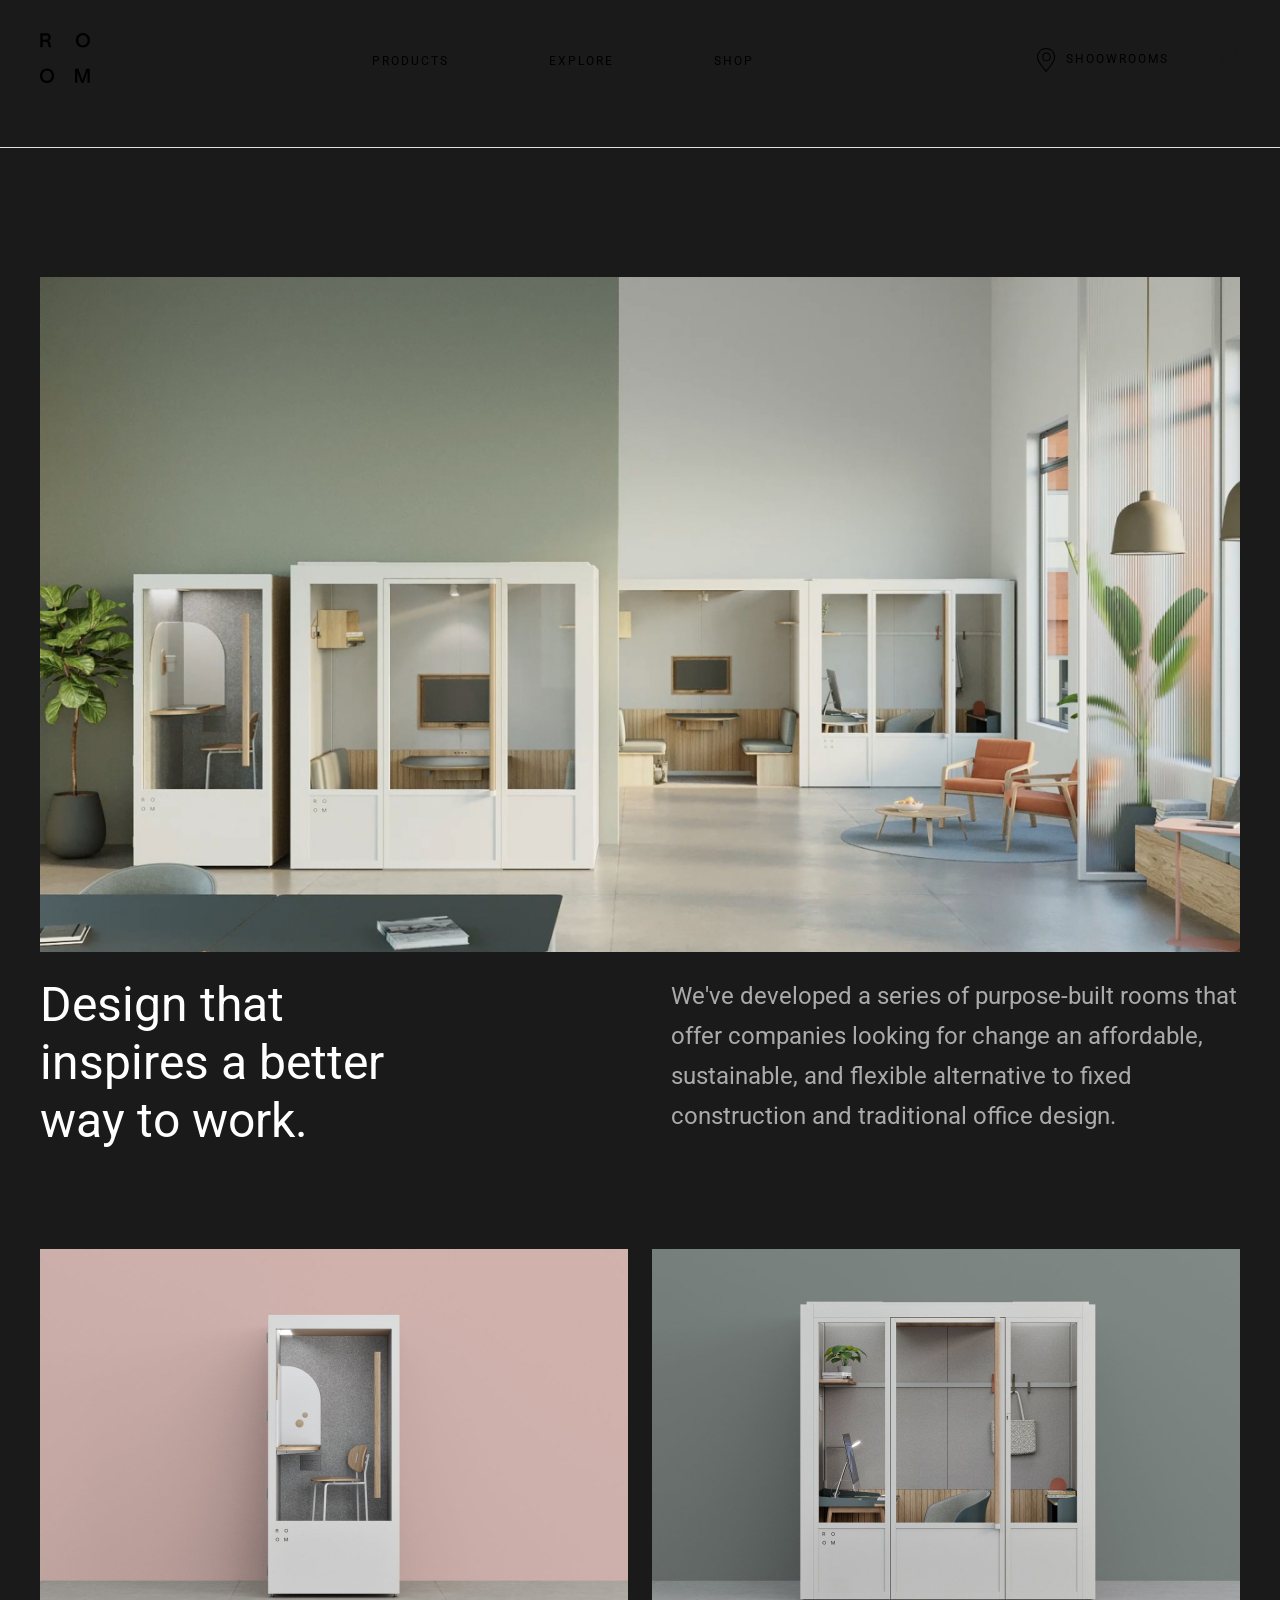
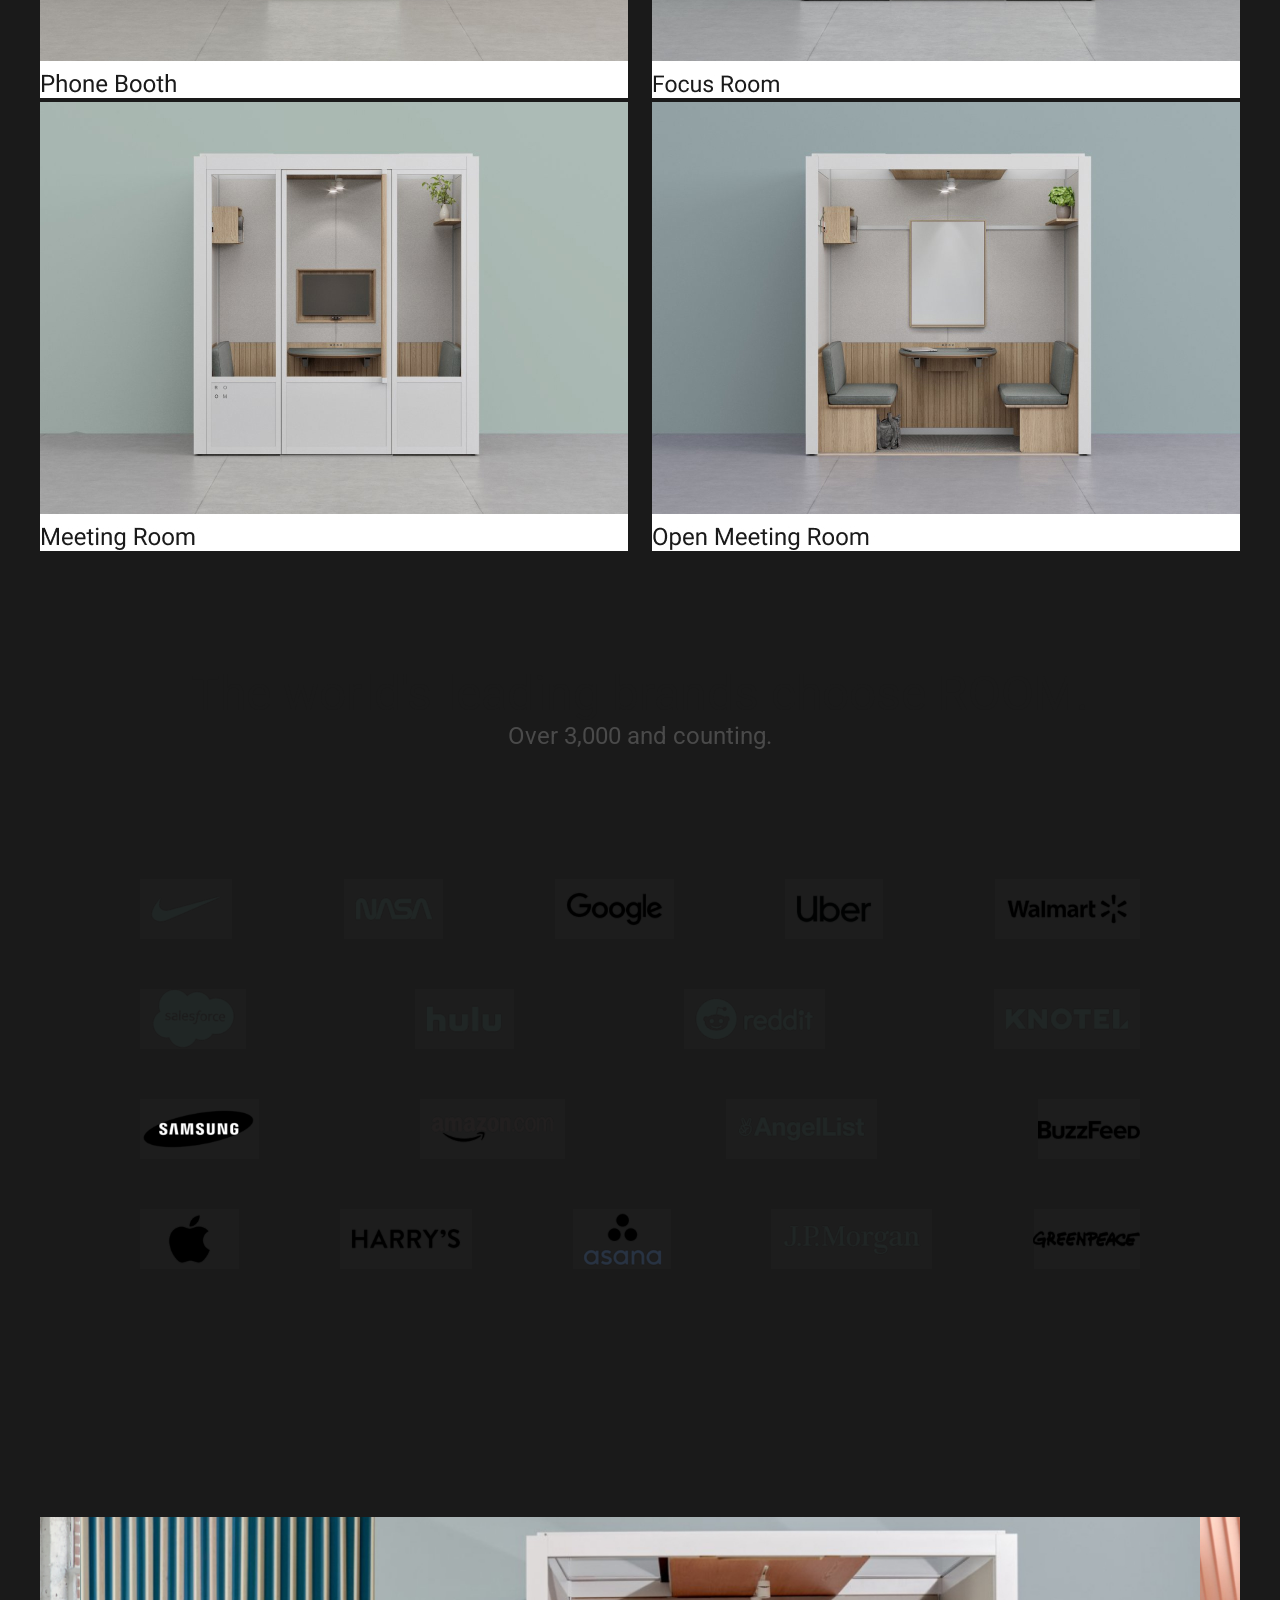
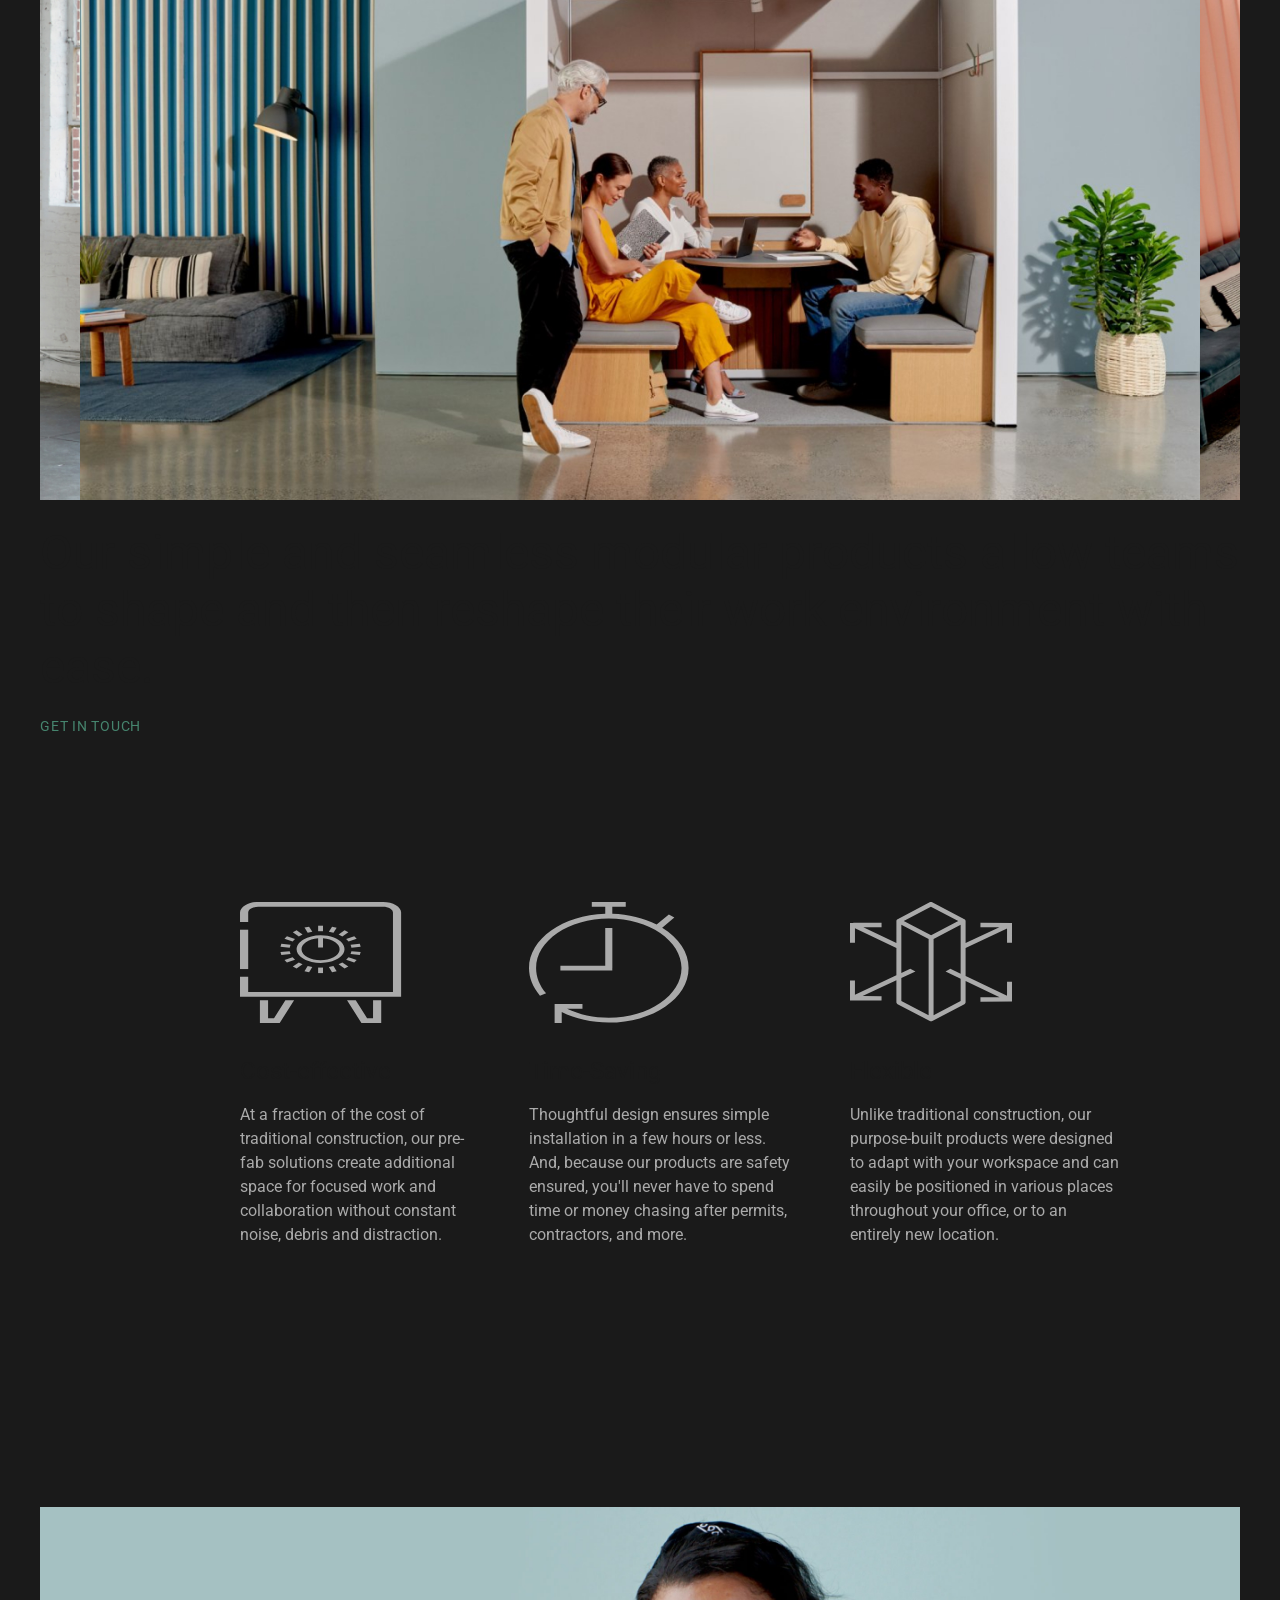
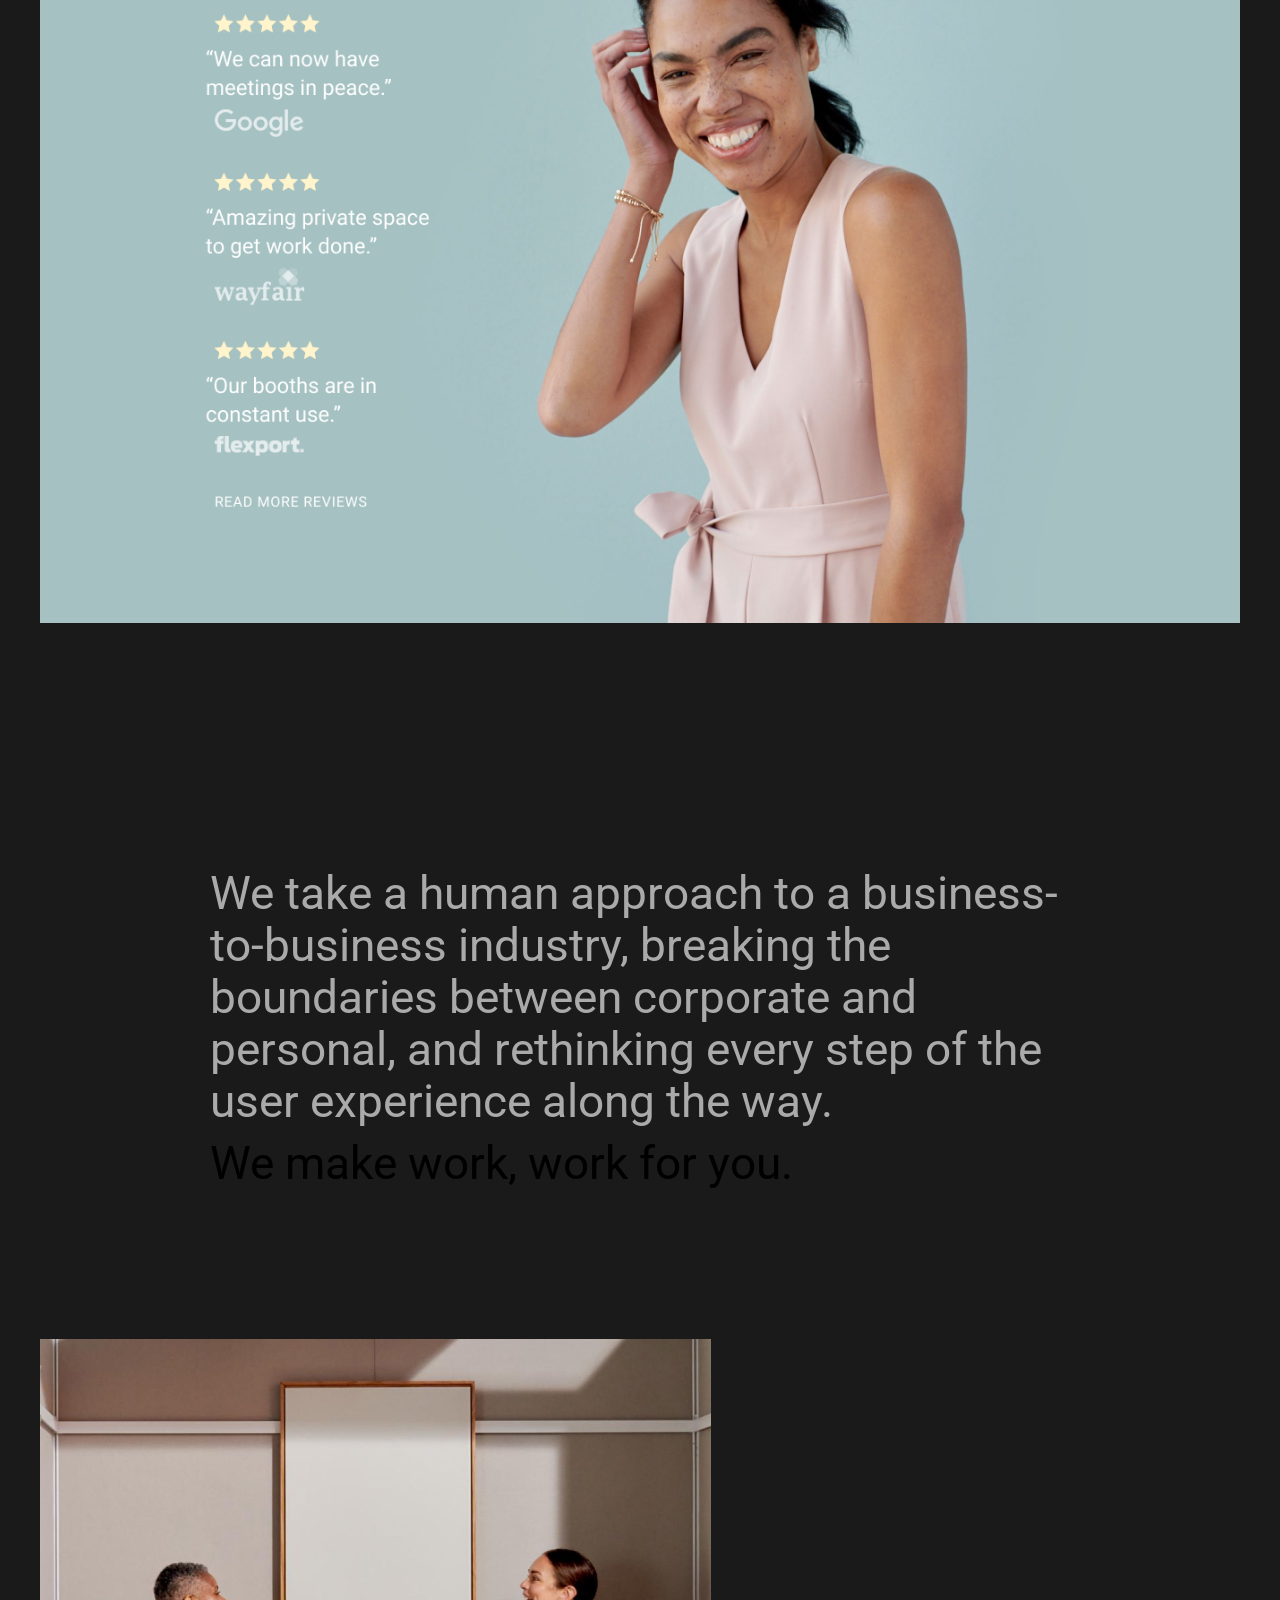
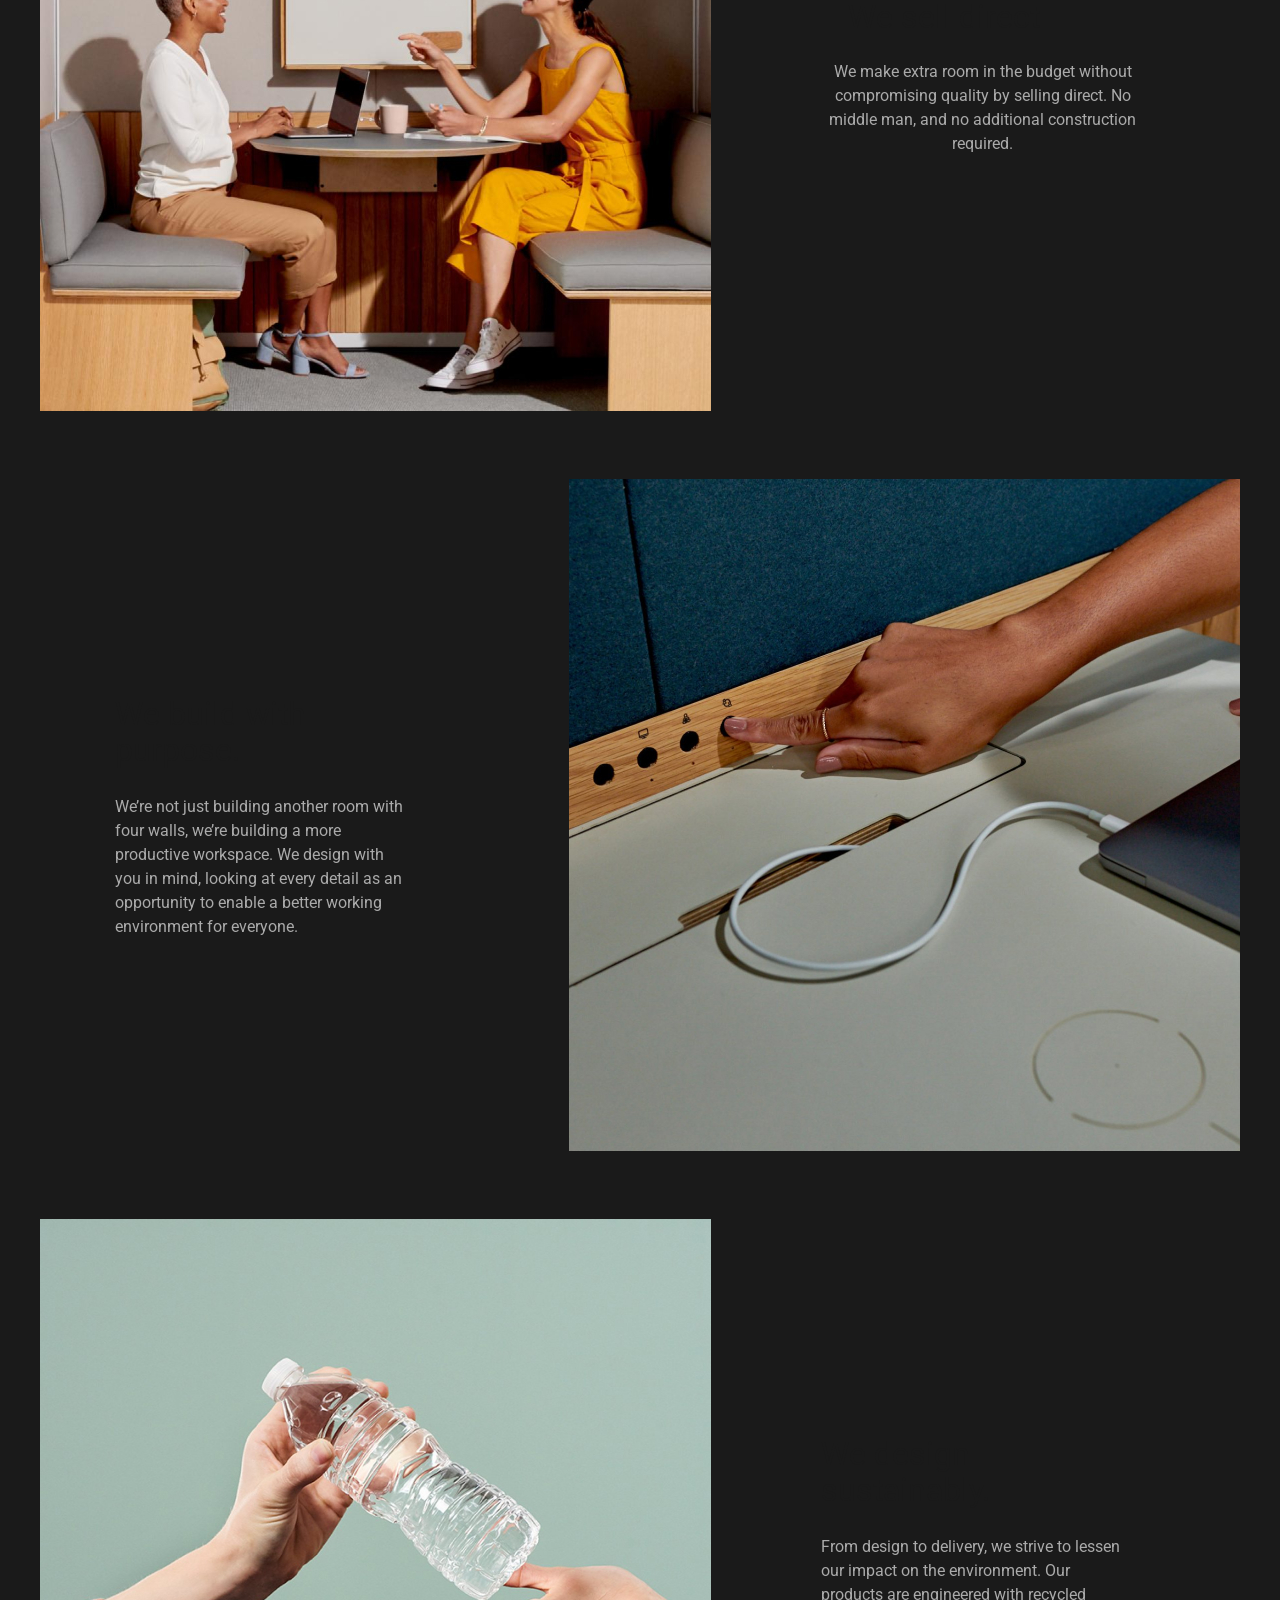
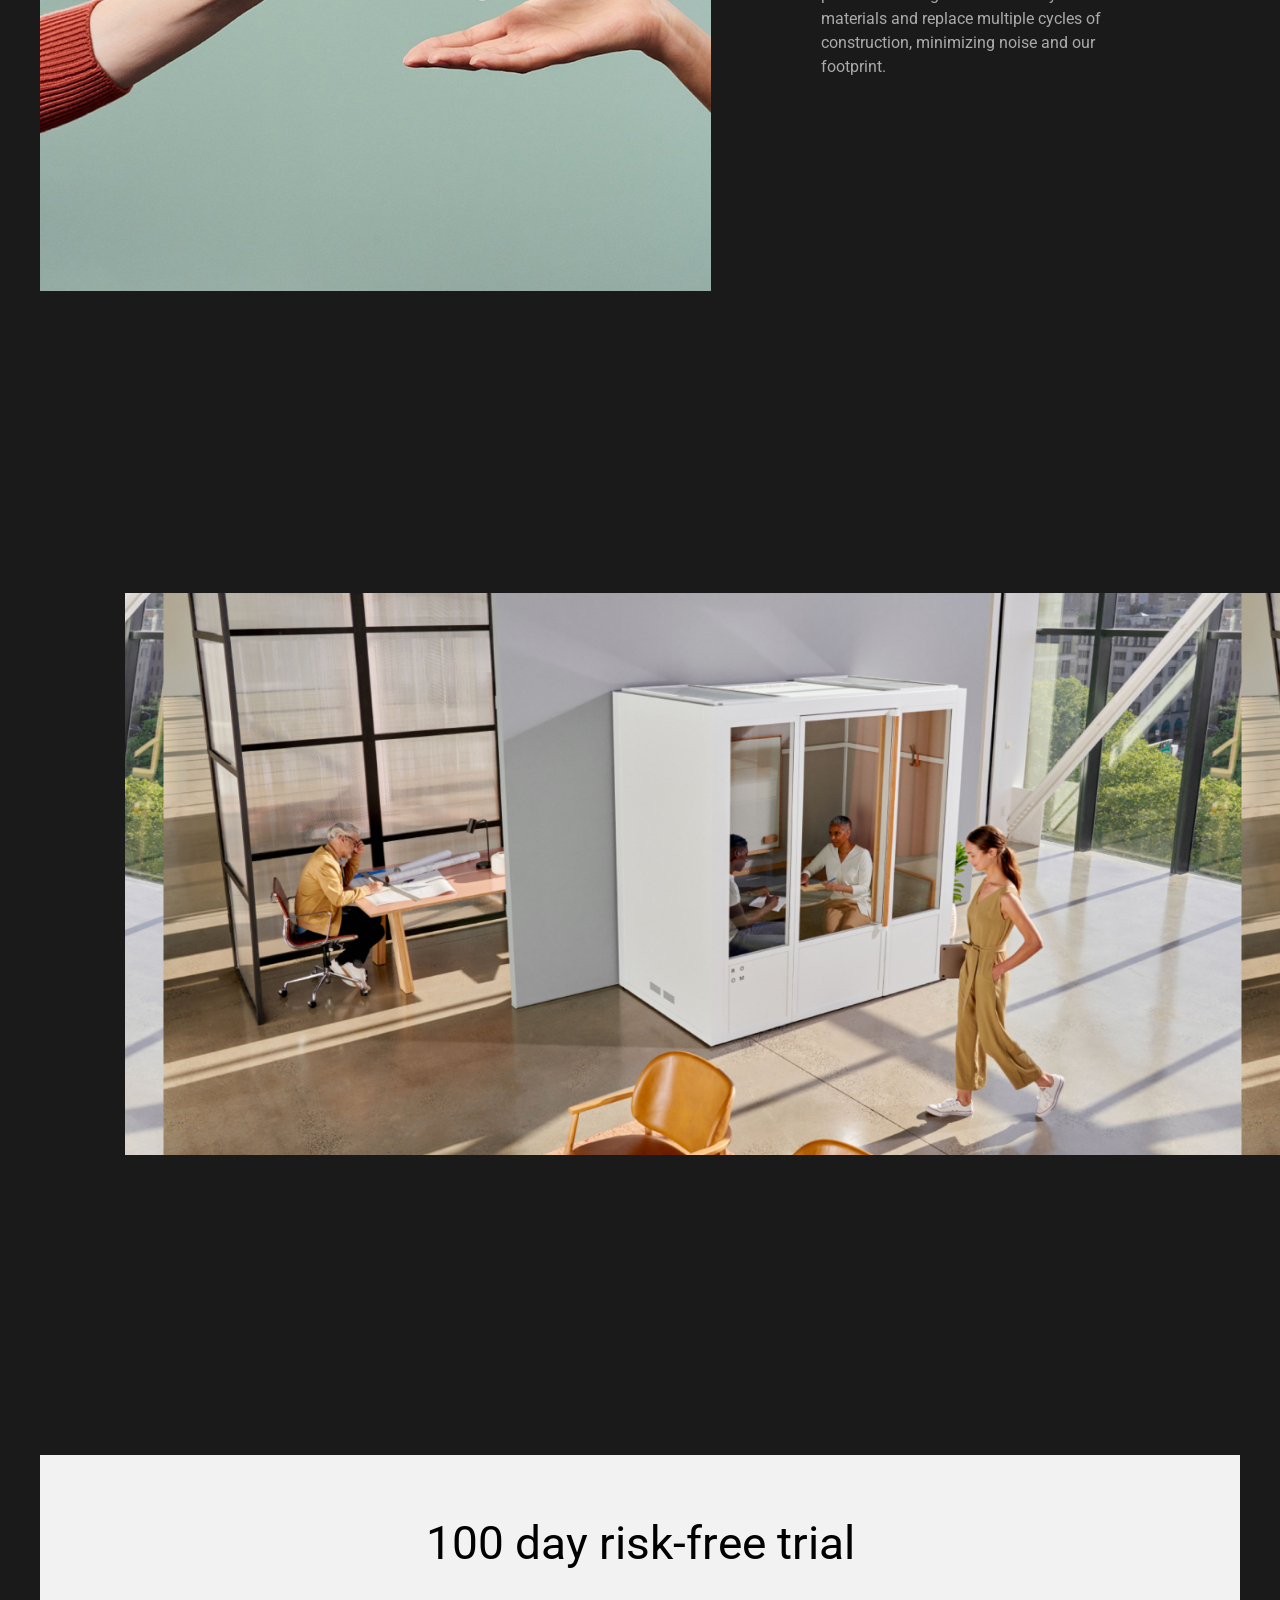
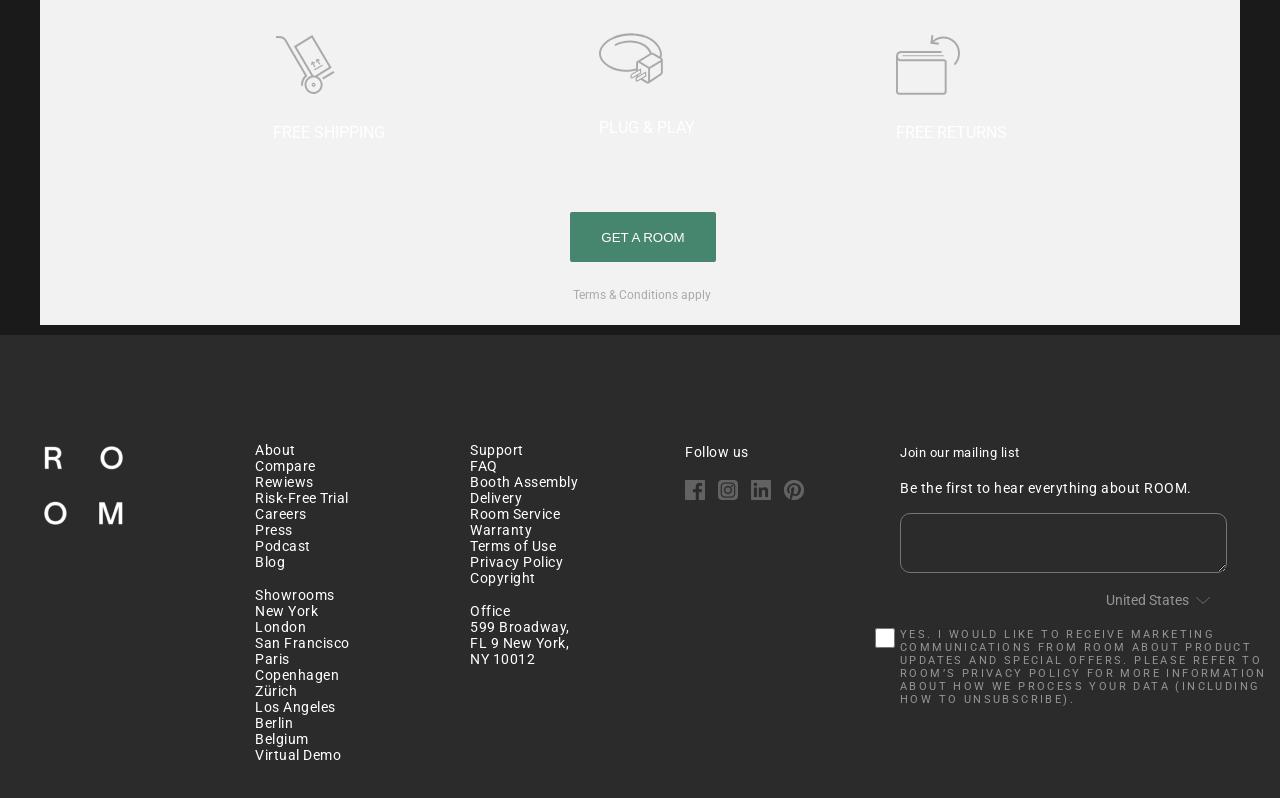
<file: index.html>
<!DOCTYPE html>
<html lang="en">
<head>
  
    <meta charset="UTF-8">
    <meta name="viewport" content="width=device-width, initial-scale=1.0">
    <title>PRACTIC</title>
    <link rel="preconnect" href="https://fonts.googleapis.com">
<link rel="preconnect" href="https://fonts.gstatic.com" crossorigin>
<link href="https://fonts.googleapis.com/css2?family=Roboto:ital,wght@0,100;0,300;0,400;0,500;0,700;0,900;1,100;1,300;1,400;1,500;1,700;1,900&display=swap" rel="stylesheet">
    <link rel="stylesheet" href="./style3.css">    
    <link rel="stylesheet" href="./dark-theme.css" id="theme-stylesheet">
<script src="./theme-switcher.js"></script>

</head>
<body>
    <header>
        <div class="container">
            <div class="header-top">
                <div class="logo">
                    <a href=""><img src="./Frame.svg" alt=""></a>
                </div>
                <nav>
                    <ul>
                        <li><a href="">PRODUCTS</a></li>
                        <li><a href="">EXPLORE</a></li>
                        <li><a href="">SHOP</a></li>
                    </ul>
                </nav>
                <div class="cont">
                    <a class="q-1" href=""><img src="./Frame (1).svg" alt=""><span>SHOOWROOMS</span></a>
                    <a href=""><img class="assa" src="./Frame (2).svg" alt=""></a>


                </div>
            </div>
           <div class="dark">
            <input class="change" type="button" value="Dark Mode">  

           </div>
        </div>
    </header>
    <div class="slider">
        <div class="container">
            <div class="slider-item">
                <img src="./111111 1.jpg" alt="">
            </div>
        </div>
    </div>
    <main>
        <section class="info">
            <div class="container">
                <div class="container-1">
                    <div class="left-text">
                        Design that inspires a better way to work.
                    </div>
                    <div class="right-text">
                        We've developed a series of purpose-built rooms that offer companies looking for change an affordable, sustainable, and flexible alternative to fixed construction and traditional office design.
                  </div>
            </div>
          </div>
          </section>
          <section class="brand">
            <div class="container">
                <div class="row">
                  <div class="col-md-6">
                    <img src="./Frame (3).jpg" alt="Картинка 1">
                  </div>
                  <div class="col-md-6">
                    <img src="./Frame.jpg" alt="Картинка 2">
                  </div>
                  <div class="col-md-6">
                    <img src="./Frame (1).jpg" alt="Картинка 3">
                  </div>
                  <div class="col-md-6">
                    <img src="./Frame (2).jpg" alt="Картинка 4">
                  </div>
                </div>
              </div>
              <div>
                  <div class="new-words">
                    <span>The world's leading brands choose ROOM.</span>
                  </div>
                  <div class="q-2"><p>Over 3,000 and counting.</p>
                  </div>
                  <div  class="container-logo">
                    <img src="nike.svg.svg" alt="">
                    <img src="./nasa.svg" alt="">
                    <img src="./qoogle.svg" alt="">
                    <img src="./uber.svg" alt="">
                    <img src="./walmart.svg" alt="">
                    <img src="./salesforce.svg" alt="">
                    <img src="./hulu.svg" alt="">
                    <img src="./reddit.svg" alt="">
                    <img src="./knotel.svg" alt="">
                    <img src="./samsung.svg" alt="">
                    <img src="./amazon.svg" alt="">
                    <img src="./angellist.svg" alt="">
                    <img src="buxxfeed.svg" alt="">
                    <img src="./apple.svg" alt="">
                    <img src="./harrys.svg" alt="">
                    <img src="./asana.svg" alt="">
                    <img src="./morgan.svg" alt="">
                      <img src="./greenpeace.svg" alt="">
                    </div>
                  </div>
              </div>
          </section>
          <section class="slider">
            <div class="container">
              <div class="slider">
                <div class="slide__item">
                  <img src="./Frame (4).jpg" alt="">
                </div>
              </div>
            </div>
    
          </section>
            <section class="simple">
              <div class="container">
                <div class="text">
                  <div class="middle-words">
                    <span><p>Our simple and seamless modular products allow teams to shape and then reshape their work environment with ease.</p></span>
                    <div class="middle-words-d"><p>GET IN TOUCH</p></div>
                  </div>
                </div>
              </div>
            </section>
            <section class="flex-items">
             
              <div class="container">
                <div class="q-5">
                <div class="pip">
                  <img src="./cost-effective.svg" alt="">
                  <div class="cost-effective"><p>Cost-effective</p>
                  </div>
                  <div class="cost-effective-d"><span>At a fraction of the cost of traditional construction, our pre-fab solutions create additional space for focused work and collaboration without constant noise, debris and distraction.</span></div>
                </div>
                <div><img src="./Frame (3).svg" alt="">
                  <div class="time-saving"><p>Time-Saving</p></div>
                  <div class="time-saving-d"><span>Thoughtful design ensures simple installation in a few hours or less. And, because our products are safety ensured, you'll never have to spend time or money chasing after permits, contractors, and more.</span></div>
                </div>
                <div><img src="./flexible.svg" alt="">
                  <div class="flexible"><p>Flexible</p></div>
                  <div class="flexible-d"><span>Unlike traditional construction, our purpose-built products were designed to adapt with your workspace and can easily be positioned in various places throughout your office, or to an entirely new location.</span></div>
                </div>
                </div>
                </div>
              <section class="png">
                <div class="container">
                
                <div class="qw">
                  <img src="./Frame (1).png" alt="">
                </div>
                <div class="podo">
                <div class="new--text">
                  
                    <p class="poker">We take a human approach to a business-to-business industry, breaking the boundaries between corporate and personal, and rethinking every step of the user experience along the way.</p>
                  
                  <div class="new--text2">
                    <p>We make work, work for you.</p>
                  </div>

                </div>
              </div>

                <div class="qwertyu">
                  <div class="rectangle1">
                   <img src="./Rectangle.jpg" alt="">
                  </div>
                  <div class="we">
                   <p class="sell">We sell direct</p>
                   <p class="extra">We make extra room in the budget without compromising quality by selling direct. No middle man, and no additional construction required.</p>
                  </div>
                 
                </div>
                <div class="qwertyu2">
                  <div class="vniz">
                    <p class="build">We build with purpose.</p>
                    <p class="just">We’re not just building another room with four walls, we’re building a more productive workspace. We design with you in mind, looking at every detail as an opportunity to enable a better working environment for everyone.</p>
  
                  </div>
                  <div class="rectangle2">
                    <img src="./Rectangle (1).jpg" alt="">
                  </div>
                
                
                </div>
                <div class="qwertyu3">
                  <div class="rectangle3">
                    <img src="./Rectangle (2).jpg" alt="">

                  </div>
                  <div class="vniiz2">
                    <p class="design">We design sustainably.</p>
                    <p class="delivery">From design to delivery, we strive to lessen our impact on the environment. Our products are engineered with recycled materials and replace multiple cycles of construction, minimizing noise and our footprint.</p>

                  </div>

                </div>
               
              </section>
            

            </section>
            <div class="fotka-footer">
              <img src="./Frame (5).jpg" alt="">
            </div>
            <section class="nedo-footer">
              <div class="container">
                <div class="pop">
               <div class="tyt">
                <h4 class="day">100 day risk-free trial</h4>
                <div class="three-elements">
                  <div class="free">
                    <img src="./Frame (4).svg" alt="">
                    <p class="ship">FREE SHIPPING</p>
                  </div>
                  <div class="plug">
                    <img src="./Frame (5).svg" alt="">
                    <p class="play">PLUG & PLAY</p>
                  </div>
                  <div class="returns">
                    <img src="Frame (6).svg" alt="">
                    <p class="po">FREE RETURNS</p>
                    
                  </div>
                </div>
                <button class="getROOM">GET A ROOM</button>
                <p class="terms">Terms & Conditions apply</p>

               </div>

              </div>
              </div>
             

            </section>
            
    </main>
  <footer>
    <div class="container">
      <div class="port">
      <div class="futr">
        <div class="div333">
          <img src="./Rectangle.png" alt="">
        </div>
        <div class="div333">
          <ul class="div331">
            <li><a href="">About</a></li>
            <li><a href="">Compare</a></li>
            <li><a href="">Rewiews</a></li>
            <li><a href="">Risk-Free Trial</a></li>
            <li><a href="">Careers</a></li>
            <li><a href="">Press</a></li>
            <li><a href="">Podcast</a></li>
            <li><a href="">Blog</a></li>
          </ul>
          <ul class="div332">
            <li><a href="">Showrooms</a> </li>
            <li><a href="">New York</a></li>
            <li><a href="">London</a></li>
            <li><a href="">San Francisco</a></li>
            <li><a href="">Paris</a></li>
            <li><a href="">Copenhagen</a></li>
            <li><a href="">Zürich</a></li>
            <li><a href="">Los Angeles</a></li>
            <li><a href="">Berlin</a></li>
            <li><a href="">Belgium</a></li>
            <li><a href="">Virtual Demo</a></li>
          </ul>
        </div>
        <div class="div333">
          <ul class="div334">
            <li><a href="">Support</a></li>
            <li><a href="">FAQ</a></li>
            <li><a href="">Booth Assembly</a></li>
            <li><a href="">Delivery</a></li>
            <li><a href="">Room Service</a></li>
            <li><a href="">Warranty</a></li>
            <li><a href="">Terms of Use</a></li>
            <li><a href="">Privacy Policy</a></li>
            <li><a href="">Copyright</a></li>
          </ul>
          <ul class="div335">
            <li><a href="">Office</a></li>
            <li>599 Broadway, FL 9 New York, NY 10012</li>
          </ul>
        </div>
        <div class="div333">
          <p class="fillow">Follow us</p>
          <div class="reket">
          <div class="rec">
          <img src="./Rectangle (3).svg" alt="">
          <img src="./Rectangle (4).svg" alt="">
          <img src="./Rectangle (5).svg" alt="">
          <img src="./Rectangle (6).svg" alt="">
          </div>
          </div>
        </div>
        <div class="div333">
          <p class="join">Join our mailing list</p>
          <p class="be">Be the first to hear everything about ROOM.</p>
          <textarea name="" id="small" cols="30" rows="10"></textarea>
          <div class="ip">
            <input class="united" type="text" name="" id="" value="United States"><img class="unitedi" src="./Group.svg" alt="">
          </div>
                  
             <div class="qwqr">
              <h5 class="you">
                 Yes. I would like to receive marketing communications from ROOM about product updates and special offers. Please refer to ROOM’s Privacy Policy for more information about how we process your data (including how to unsubscribe). </h5>
                 
                 <input class="check" type="checkbox" name="" id="">  
                 <label for="checkbox"></label>

             </div>
        </div>
      </div>
      </div>
    </div>
  </footer>

    
    
</body>
</html>
</file>
<file: style3.css>
/* .inline-words{
    font-family: Roboto;
    padding: 0%;
    margin-left: 214px; 
    font-size: 12px;
    font-weight: 400;
    line-height: 14px;
    letter-spacing: 2px;
    list-style: none;
    display: flex;
 justify-content: space-around;
    width: 530px;


}
.inline-words span{
    margin-right: 100px;
}
header{
    background-color: white;
    padding: 20px;
    display: flex;

}
header img{
    height: auto;
}
.computer{
    width: 200px;
}
.computer{
    display: flex;
    justify-content: center;
    align-items: center;
    height: 100hv;

}
img{
    max-width: 100%;
    max-height: 100%;
}
.img-container{
    margin: 0 56px;
    background: url("./111111\ 1.jpg");
    background-size: cover;
    width: 92vw;
    height: 746px;
}
.geo-img {
    margin-right: 10px;
}
.icons-container {
    margin-left: 214px;
    display: flex;
    align-items: center;
}
.basket {
    margin-left: 50px;
    height: 25px;
    width: auto;
}
.ovodov{
    font-family: Roboto;
    height: 24px;
    display: flex;
    align-items: center;
    padding:0%;
    font-size: 12px;
    font-weight: 400;
    line-height: 14px;
    letter-spacing: 2px;
    list-style: none;
    text-decoration: none ;
}
.large-image{
    padding-bottom: 90px;
}
.ben-10{
    margin-left: 25px;
    align-items: center;
}
#header-image{
    position: absolute;

}
.ben-20{
    padding-top: 10PX;
}
.header-line{
    height: 1px;
    background-color: #000;
    opacity: 0.3;
} */




/* } */
body{
    font-family: 'Roboto', sans-serif;
}
a {
    text-decoration: none;
    color: inherit
}

* {
    margin: 0;
    padding: 0;
    box-sizing: border-box;
}
.container{
    max-width: 1200px;
    margin:0 auto;
    padding: 10px 0;
   
    
   
}
.header-top{
    display: flex;
    justify-content: space-between;
    min-height: 99px;
    align-items: center;
}
header{
    border-bottom: 1px solid #E0E0E0;
}
nav ul{
    display: flex;
    grid-gap:0 100px;
}
nav ul li{
    list-style: none;
}
nav ul li a {
    color: #000;
text-align: center;
font-family: Roboto;
font-size: 12px;
font-style: normal;
font-weight: 400;
line-height: 14.4px; /* 120% */
letter-spacing: 2px;
text-transform: uppercase;
transition: all 1s;
}
nav ul li a:hover {
    opacity: 0.5;
}
.cont{
    display: flex;
    grid-gap:0 46px;
}
.cont a span{
    color: #000;
text-align: center;
font-family: Roboto;
font-size: 12px;
font-style: normal;
font-weight: 400;
line-height: 14.4px; /* 120% */
letter-spacing: 2px;
text-transform: uppercase;
padding-left: 10px;
text-align: center;
vertical-align: middle;
} 
.q-1{
    display: flex;
    align-items: center;
}
.slider-item img{
    width: 100%;
}
.container-1{
    display: flex;
    justify-content: space-between;
}

.left-text{
    color: #1A1A1A;
font-family: Roboto;
font-size: 48px;
font-style: normal;
font-weight: 400;
line-height: 58px; /* 120.833% */
width: 355px;

}
.right-text{
    color: #AAA;
    font-family: Roboto;
    font-size: 24px;
    font-style: normal;
    font-weight: 400;
    line-height: 40px; /* 166.667% */
    width: 569px;
    padding-bottom: 93px;

}
.container-2{
    max-width: 100%;
}
  .row{
    display: flex;
    flex-wrap: wrap;
    justify-content: space-between;
  }



img{
    max-width: 100%;
}
.container-2{
   margin-left: 60px;
   margin-right: 60px;
}
.new-words{
    text-align: center;
    justify-content: space-between;
    color: #1A1A1A;
    font-family: Roboto;
    font-size: 48px;
    font-style: normal;
    font-weight: 400;
    line-height: 48px; /* 100% */
    margin-top: 105px ;
}
.q-2{
    color: #4A4A4A;
text-align: center;
font-family: Roboto;
font-size: 24px;
font-style: normal;
font-weight: 400;
line-height: 36px; /* 150% */
}
.container-logo{
    display: flex;
    max-width: 1000px;
    margin: 0 auto;
    margin-top: 125px;
    flex-wrap: wrap;
    justify-content: space-between;
    grid-gap: 50px 100px
}
.middle-words{
    color: #1A1A1A;
font-family: Roboto;
font-size: 48px;
font-style: normal;
font-weight: 400;
line-height: normal;

}
.middle-words-d{
    color: #46856E;
font-family: Roboto;
margin-top: 25px;
font-size: 14px;
font-style: normal;
font-weight: 400;
line-height: 12px; /* 85.714% */
letter-spacing: 0.75px;
text-transform: uppercase;

}
.slider{
    margin-top: 119px;
}
.q-4{
    display: flex;
    flex-direction: row;
    margin-top: 51px;
    margin-left: 100px;
}
.cost-effective{
    color: #1A1A1A;
font-family: Roboto;
font-size: 24px;
font-style: normal;
font-weight: 400;
line-height: 24px; /* 100% */
margin-top: 26px;
width: 160px;

}
.time-saving{
    color: #1A1A1A;
font-family: Roboto;
font-size: 24px;
font-style: normal;
font-weight: 400;
line-height: 24px; /* 100% */
margin-top: 26px;
width: 137px;
}
.flexible{
    color: #1A1A1A;
font-family: Roboto;
font-size: 24px;
font-style: normal;
font-weight: 400;
line-height: 24px; /* 100% */
margin-top: 26px;
width: 84px;

}
.cost-effective-d{
    color: #AAA;
font-family: Roboto;
font-size: 16px;
font-style: normal;
font-weight: 400;
line-height: 24px; /* 150% */
margin-top: 20px;

}
.time-saving-d{
    color: #AAA;
font-family: Roboto;
font-size: 16px;
font-style: normal;
font-weight: 400;
line-height: 24px; /* 150% */
margin-top: 20px;

}
.flexible-d{
    color: #AAA;
font-family: Roboto;
font-size: 16px;
font-style: normal;
font-weight: 400;
line-height: 24px; /* 150% */
margin-top: 20px;

}
.Frame-0{
    margin-top: 240px;
}


.q-5{
    max-width: 882px;
    margin-top: 150px;
    margin-left: 200px;
    display: flex;
    flex-direction: row;
    color: #AAA;
font-family: Roboto;
font-size: 46px;
font-style: normal;
font-weight: 400;
line-height: 52px; /* 113.043% */
text-align: left;
gap: 50px;

}
.q-6{
    color: #000;
font-family: Roboto;
font-size: 46px;
font-style: normal;
font-weight: 400;
line-height: 52px; /* 113.043% */
margin-top: 25px;
}
.fotki-3{
    margin-top: 350px;

}


.fotka-1{
    margin-top: 350px;
}
.fotka{
    display: flex;
    flex-direction: row;
    margin: 0 120px;
}

.potomPridumai {
    flex-grow: 1;
    margin-left: 90px;
    display: flex;
    flex-direction: column;
    justify-content: center;
    width: 301px;
}
.we-ss{
    margin-bottom: 20px;
    color: #1A1A1A;
font-family: Roboto;
font-size: 32px;
font-style: normal;
font-weight: 400;
line-height: 36px; /* 112.5% */
}
.we-qq{
    color: #AAA;
font-family: Roboto;
font-size: 16px;
font-style: normal;
font-weight: 400;
line-height: 24px; /* 150% */
}
.qwerty{
    margin-top: 200px;
}
.fleeex{
    display: flex;
    flex-direction: row;
}
.qw{
    margin-top: 240px;
}
.new--text{
    color: #AAA;
font-family: Roboto;
font-size: 46px;
font-style: normal;
font-weight: 400;
line-height: 52px; /* 113.043% */
width: 882px;
margin-left: 170px;
margin-top: 240px;
}
.new--text2{
    color: #000;
font-family: Roboto;
font-size: 46px;
font-style: normal;
font-weight: 400;
line-height: 52px; /* 113.043% */
margin-top: 10px;
}
.we{
    color: #1A1A1A;
font-family: Roboto;
font-size: 32px;
font-style: normal;
font-weight: 400;
line-height: 36px; /* 112.5% */
width: 213px;
text-align: right;
}
.we-make{
    color: #AAA;
font-family: Roboto;
font-size: 16px;
font-style: normal;
font-weight: 400;
line-height: 24px; /* 150% */
width: 311px;
}
.rectangle1{
margin-top: 150px;
}
.qwertyu{
display: flex;
justify-content: space-between;
grid-gap: 0 90px;
align-items: center;
}
.we{
    color: #1A1A1A;
font-family: Roboto;
margin-right: 200px;
margin-top: 150px;
font-size: 32px;
font-style: normal;
font-weight: 400;
line-height: 36px; /* 112.5% */
width: 213px;
}
.extra{
    width: 311px;
margin-right: 250px;
    margin-top: 25px;
    text-align: center;
    justify-content: space-between;
    color: #AAA;
font-family: Roboto;
font-size: 16px;
font-style: normal;
font-weight: 400;
line-height: 24px; /* 150% */
}
.sell{
    color: #1A1A1A;
font-family: Roboto;
font-size: 32px;
font-style: normal;
font-weight: 400;
line-height: 36px; /* 112.5% */
}
.qwertyu2{
    display: flex;
justify-content: space-between;
grid-gap: 0 90px;
align-items: center;
margin-top: 64px;
}
.build{
    color: #1A1A1A;
font-family: Roboto;
font-size: 32px;
margin-left: 75px;
font-style: normal;
font-weight: 400;
line-height: 36px; /* 112.5% */
width: 206px;
}
.just{
    color: #AAA;
font-family: Roboto;
margin-top: 27px;
margin-left: 75px;
font-size: 16px;
font-style: normal;
font-weight: 400;
line-height: 24px; /* 150% */
width: 298px;
}
.design{
    color: #1A1A1A;
font-family: Roboto;
margin-right: 110px;
font-size: 32px;
font-style: normal;
font-weight: 400;
line-height: 36px; /* 112.5% */
width: 176px;
}
.delivery{
    color: #AAA;
font-family: Roboto;
margin-right: 110px;
margin-top: 27px;
font-size: 16px;
font-style: normal;
font-weight: 400;
line-height: 24px; /* 150% */
width: 309px;
}
.qwertyu3{
    display: flex;
justify-content: space-between;
grid-gap: 0 90px;
align-items: center;
margin-top: 64px;
}
.fotka-footer{
    margin-left: 30px;
    margin-top: 288px;

}
.day{
    color: #000;
text-align: center;
font-family: Roboto;
font-size: 46px;
font-style: normal;
font-weight: 400;
line-height: 50.6px; /* 110% */
}
.three-elements{
    display: flex;
    flex-direction: row;
    justify-content: space-between;
    padding-top: 65px;
    padding-right: 233px;
}
.tyt {
    background-color: #F2F2F2;
    padding-top: 63px;
    padding-bottom: 23px;

}
.free{
    padding-left: 233px;
}
.plug{
    padding-left: 12px;

}
.ship{
    padding-top: 22px;
}
.play{
    padding-top: 30px;
}
.po{
    padding-top: 22px;
}
.getROOM{
    border-radius: 2px;
    background: #46856E;
   margin-left: 530px;
   margin-top: 70px;
    width: 146px;
height: 50px;
flex-shrink: 0;
color: #FFFFFF;
border: none;
cursor: pointer;
align-items: center;
transition: background-color 1s ease
}
.getROOM:hover {
    background-color: #30d5c8; 
    
}
.terms{
    color: #AAA;
font-family: Roboto;
font-size: 12px;
font-style: normal;
font-weight: 400;
line-height: normal;
width: 250px;
margin-top: 26px;
margin-left: 533px;
cursor: pointer;
}
.pop{
    margin-top: 286px;
}

ul{
    list-style: none;
}

.futr {
    display: flex;
    justify-content: space-between;
    grid-gap: 0 69px;
}

footer {
    background: #2B2B2B;

}
.div333{
    display: inline-flex;
padding: 0px 30px 25px 0px;
flex-direction: column;
align-items: flex-start;
gap: 17px;
color: #FFFFFF;
width: 340px;
color: #FFF;
font-family: Roboto;
font-size: 14px;
font-style: normal;
font-weight: 400;
letter-spacing: 0.5px;
}
.fillow{
    color: #FFF;
font-family: Roboto;
font-size: 14px;
font-style: normal;
font-weight: 400;
line-height: 21px; /* 150% */
letter-spacing: 0.5px;
}
.rec{
    display: flex;
    flex-direction: row;
    grid-gap: 13px

}
.join{
    color: #FFF;
font-family: Roboto;
font-size: 13px;
font-style: normal;
font-weight: 400;
line-height: 21px; /* 161.538% */
letter-spacing: 0.5px;
}
.hear{
    width: 100px;
}
#small{
    width: 327px;
    height: 60px;
    color: #FFFFFF ;
    background-color:#2B2B2B ;
    border-radius: 10px ;
}
.united{
   background: none;
   outline: none;
   border: none;
   color: rgba(255, 255, 255, 0.50);
   font-family: Roboto;
   font-size: 14px;
   font-style: normal;
   font-weight: 400;
   line-height: 21px; /* 150% */
   max-width: 90px;
   /* padding-left: 20px; */
}
.unitedi {
    /* display: inline-block; */
    /* padding-left: 232px; */
}

.ip {
    align-self: flex-end;
    display: flex;
    align-items: center;
    justify-content: flex-end;
}
.group{

}
.futr{
    margin-top: 97px;
}
.you{
    width: 369px;
    color: rgba(255, 255, 255, 0.50);
font-family: Roboto;
font-size: 11px;
font-style: normal;
font-weight: 400;
line-height: normal;
letter-spacing: 2.4px;
text-transform: uppercase;

}

.qwqr {
    position: relative;

}
.check{
    position: absolute;
    top: -15px;
    left: -25px;
    width: 20px;
    height: 50px;
    size: 50px;
 
}




@media screen and (max-width: 768px) {


    .q-5 {
        width: auto;
        flex-wrap: wrap;
        margin: 0;
    }
    .you{
        max-width: 325px;
    }
    .paket{
        font-size: 20px;
    }


    .futr {
        grid-gap: 0 20px;
    }
    #small{
        margin-top: 20px;
    }
    .getROOM{
        margin-left: 305px;
    }
    .terms{
        margin-left: 310px;
    }
    .pip{
        margin-right: 150px;
    }
    .fotka-footer{
        margin-right: 50px;
    }
    .new--text {

        max-width: 783px;
        margin-left: 45px;

    }
    .src{
        margin-bottom: 80px;
    }
    .qw{
        margin-top: 50px;
        
    }
    .poker{
        max-width: 300px;
    }

}

@media screen and (max-width: 420px) {
    .cont{
        font-size: 100px;
        grid-gap: 0 20px;
    }
    .header-top{
        flex-direction: column;
    justify-content: flex-start;
    }
    .logo a img{
        margin-right: 325px;
        margin-bottom: 20px;
    }
    .assa{
        margin-bottom:  22px;
        margin-right: 90px;
    }
    .left-text{
        font-size: 25px;
    }
    .right-text{
        font-size: 20px;
    }
    .new--text{
        font-size: 20px;
        max-width: 300px;
        position: relative;
        top: -345px;
    }
    .middle-words{
        font-size: 20px;
    }
    .new--text2{
        font-size: 23px;
        margin-bottom: 50px;
    }
   

    .podo{
        padding-top:  150px;
    }
    .three-elements{
        grid-gap: 25px;
    }
    .free{
        padding-left: 90px;
    }
    .getROOM{
        margin-left: 150px;
    }
    .terms{
        margin-left: 155px    
    }
    .futr{
        grid-gap: 0 1px;
        flex-direction: column;

    }  
    .join{
        font-size: 13px;
        position: relative;
        left: 25px;
    }
    .be{
        font-size: 11px;
        position: relative;
        top: -15px;
        left: 25px;
    }
    #small{
        max: width 330px;
        height: 45px;
    }
    .rec{
        grid-gap: 0 5px;
        padding-right: 33px;
        position: relative;
        right: 5px;
    }
   .port{
    margin-right: 20px;
   }
   .paket{
    font-size: 23px;
    margin-top: -145px;
   }
   .div333{
    padding: 0px 15px 25px 0px;
    display: flex;
    flex-direction: column;
   }
  
   .united{
    position: relative;
    top: -15px;
   }
   .unitedi{
    position: relative;
    top: -15px;
   }
   .qwertyu{
    display: flex;
    flex-direction: column;
   }

  
   .qwertyu2{
    display: flex;
    flex-direction: column;
   }
   .delivery{
    max-width: 309px;
    display: flex;
    flex-direction: column;
    margin-left: 120px;
   }
   .qwertyu3{
    display: flex;
    flex-direction: column;
   }
   .extra{
    margin-bottom: 50px;
    margin-left: 50px;
   }
   .rectangle1{
    position: relative;
    top: 105px;
   }
   .sell{
    margin-left: -8px;
    width: 300px    ;
   }
   .build{
    width: 385px;
    margin-top: 30px;
   }
   .design{
    margin-left: 170px;
   }
   .div332{
margin-left: 130px;
position: relative;
top: -151px;
   }
   .div334{
    margin-left: 285px;
    position: relative;
    top: -361px;
   }
   .div335{
    margin-left: 55px;
    position: relative;
    top: -325px;
   }
   .fillow{
    margin-left: 20px;
    position: relative;
    top: -300px;

   }
   .reket{
    margin-left: 20px;
    position: relative;
    top: -300px;
    
   }
   .join{
    margin-left: 170px;
    position: relative;
    top: -385px; ;
   }

   .be{
    margin-left: 170px;
    position: relative;
    top: -390px; ;
   }
   .div333{
    margin-left: 10px;
   }
   #small{
    margin-left: 25px;
    position: relative;
    top: -335px;
    height: 80px;
   }
   .united{
    position: relative;
    top: -335px;
    font-size: 15px;
    }
    .unitedi{
        position: relative;
        top: -333px;
        left:3px

    }
    .qwqr{
        margin-left: 70px;
        font-size: 50px;
        position: relative;
        top: -250px;
    }
    .you{
        font-size: 20px;
        max-width: 300px;
    }
    nav ul li{
        margin-top: 10px;
    }
    .q-1{
        margin-left: 130px;
    }
    .rectangle2{
        position: relative;
        top: -265px;
    }
    .vniz{
        position: relative;
        top: 400px;
    }
   }
   .dark{
    margin-left: 1285px;
    position: relative;
    top: -67px;
    cursor: pointer;
    border: none;
    padding: 0;
    font-size: 24px;
    color: #ffffff;
    transition: color 1s ease;
    font-family: 'Roboto', sans-serif;
   }
 .fotka-footer{
    margin-left: 125px;
 }
</file>
<file: dark-theme.css>
body {
    background-color: #1a1a1a;
    color: #ffffff;
}

.left-text {
    color: white;
    font-family: Roboto;
    font-size: 48px;
    font-style: normal;
    font-weight: 400;
    line-height: 58px;
    width: 355px;
}
</file>
